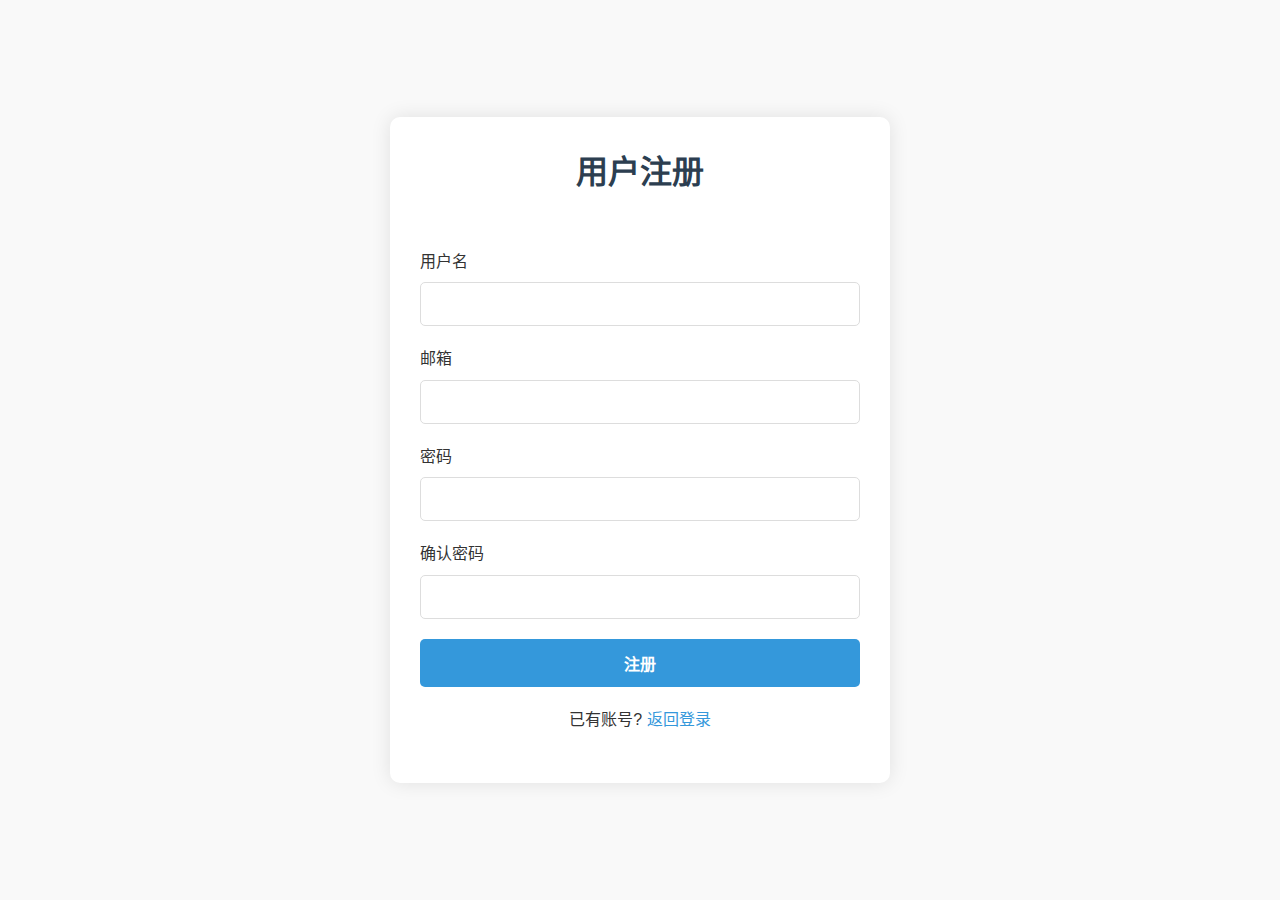
<file: test-frontend/register.html>
<!DOCTYPE html>
<html lang="zh-CN">
<head>
    <meta charset="UTF-8">
    <meta name="viewport" content="width=device-width, initial-scale=1.0">
    <title>用户注册</title>
    <link rel="stylesheet" href="static/css/style.css">
</head>
<body>
    <div class="container">
        <div class="form-container">
            <h1>用户注册</h1>
            <div id="error-message" class="error-message"></div>
            <form id="register-form">
                <div class="form-group">
                    <label for="username">用户名</label>
                    <input type="text" id="username" name="username" required>
                </div>
                <div class="form-group">
                    <label for="email">邮箱</label>
                    <input type="email" id="email" name="email" required>
                </div>
                <div class="form-group">
                    <label for="password">密码</label>
                    <input type="password" id="password" name="password" required>
                </div>
                <div class="form-group">
                    <label for="confirm-password">确认密码</label>
                    <input type="password" id="confirm-password" name="confirm-password" required>
                </div>
                <div class="form-group">
                    <button type="submit" class="btn btn-primary">注册</button>
                </div>
                <div class="form-group text-center">
                    <p>已有账号? <a href="index.html">返回登录</a></p>
                </div>
            </form>
        </div>
    </div>

    <script>
    document.getElementById('register-form').addEventListener('submit', function(e) {
        e.preventDefault();  // 阻止表单默认提交

        const username = document.getElementById('username').value.trim();
        const email = document.getElementById('email').value.trim();
        const password = document.getElementById('password').value;
        const confirmPassword = document.getElementById('confirm-password').value;
        const errorMessage = document.getElementById('error-message');

        // 重置错误提示
        errorMessage.textContent = '';

        // 校验必填
        if (!username || !email || !password) {
            errorMessage.textContent = '请填写所有字段';
            return;
        }
        // 验证密码一致
        if (password !== confirmPassword) {
            errorMessage.textContent = '两次输入的密码不一致';
            return;
        }

        // 发送注册请求
        fetch('http://localhost:5000/api/register', {
            method: 'POST',
            headers: { 'Content-Type': 'application/json' },
            body: JSON.stringify({ username, email, password })
        })
        .then(response => response.json())
        .then(data => {
            if (data.success) {
                alert('注册成功，正在跳转到登录页面');
                window.location.href = 'index.html';
            } else {
                errorMessage.textContent = data.message || '注册失败';
            }
        })
        .catch(error => {
            console.error('Register error:', error);
            errorMessage.textContent = '注册请求失败，请稍后再试';
        });
    });
    </script>
</body>
</html>
</file>
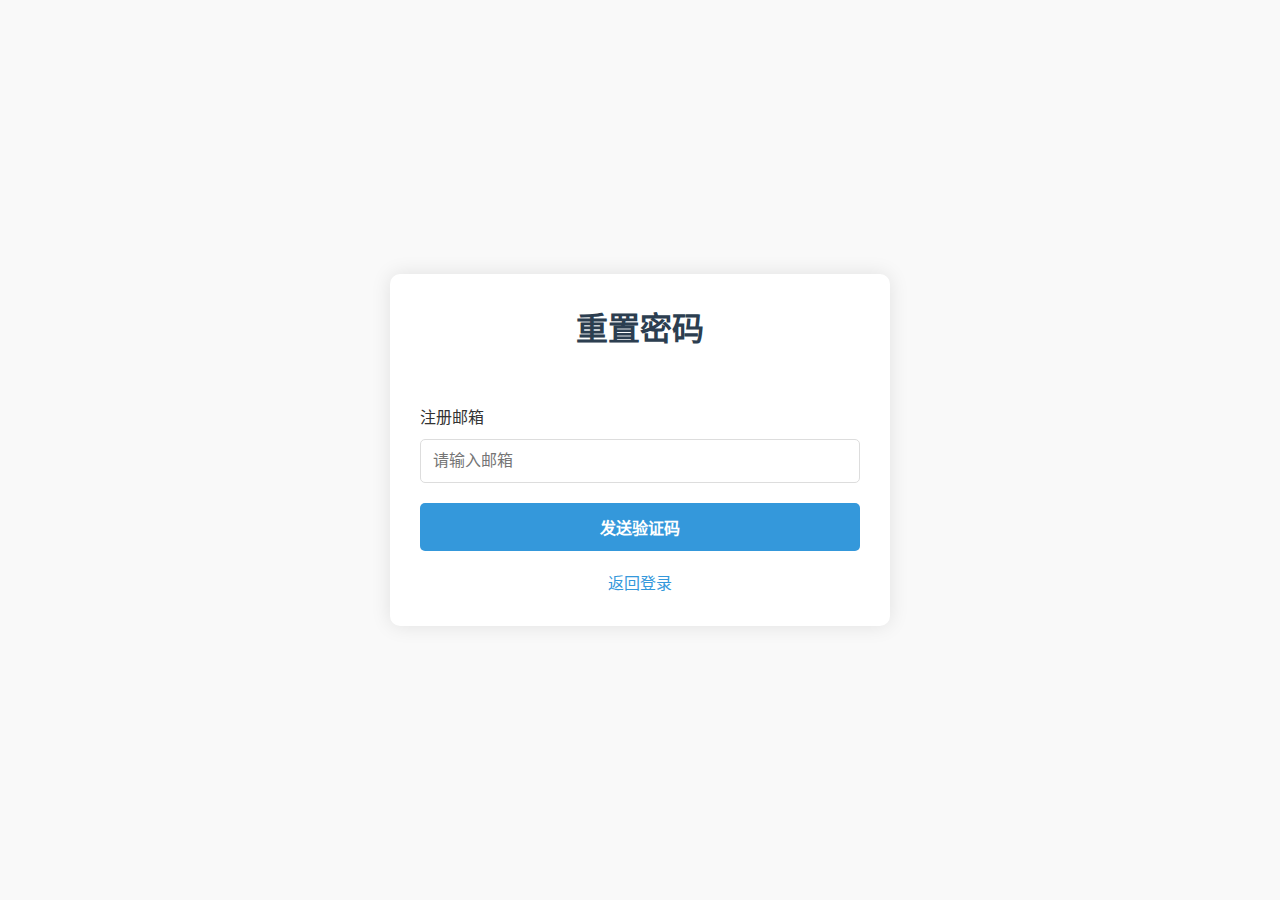
<file: test-frontend/reset_password.html>
<!DOCTYPE html>
<html lang="zh-CN">
<head>
  <meta charset="UTF-8">
  <meta name="viewport" content="width=device-width, initial-scale=1.0">
  <title>重置密码</title>
  <link rel="stylesheet" href="static/css/style.css">
</head>
<body>
  <div class="container">
    <div class="form-container">
      <h1>重置密码</h1>

      <!-- 第一步：输入邮箱获取验证码 -->
      <form id="step1-form" autocomplete="off">
        <div id="msg1" class="error-message"></div>
        <div class="form-group">
          <label for="email-reset">注册邮箱</label>
          <input type="email"
                 id="email-reset"
                 class="form-control"
                 placeholder="请输入邮箱"
                 autocomplete="off"
                 required>
        </div>
        <div class="form-group">
          <button id="send-code-btn" class="btn btn-primary">发送验证码</button>
        </div>
      </form>

      <!-- 第二步：输入验证码和新密码 -->
      <form id="step2-form" style="display:none;" autocomplete="off">
        <div id="msg2" class="error-message"></div>
        <div class="form-group">
          <label for="code-reset">验证码</label>
          <input type="text"
                 id="code-reset"
                 class="form-control"
                 placeholder="请输入验证码"
                 autocomplete="one-time-code"
                 required>
        </div>
        <div class="form-group">
          <label for="new-password">新密码</label>
          <input type="password"
                 id="new-password"
                 class="form-control"
                 placeholder="请输入新密码"
                 autocomplete="new-password"
                 required>
        </div>
        <div class="form-group">
          <label for="confirm-new">确认新密码</label>
          <input type="password"
                 id="confirm-new"
                 class="form-control"
                 placeholder="请再次输入新密码"
                 autocomplete="new-password"
                 required>
        </div>
        <div class="form-group">
          <button id="reset-btn" class="btn btn-primary">重置密码</button>
        </div>
      </form>

      <!-- 倒计时显示 -->
      <div class="form-group">
        <span id="timer" class="timer" style="display:none"></span>
      </div>

      <p class="text-center">
        <a href="index.html">返回登录</a>
      </p>
    </div>
  </div>

  <script>
    const sendBtn = document.getElementById('send-code-btn');
    const resetBtn = document.getElementById('reset-btn');
    const msg1    = document.getElementById('msg1');
    const msg2    = document.getElementById('msg2');
    const step1   = document.getElementById('step1-form');
    const step2   = document.getElementById('step2-form');
    const timerEl = document.getElementById('timer');

    let countdown = 0;
    let timerInterval;

    function formatTime(sec) {
      const m = String(Math.floor(sec / 60)).padStart(2, '0');
      const s = String(sec % 60).padStart(2, '0');
      return `剩余时间：${m}:${s}`;
    }

    function startTimer(seconds) {
      clearInterval(timerInterval);
      countdown = seconds;
      timerEl.style.display = 'block';
      sendBtn.disabled = true;
      timerEl.textContent = formatTime(countdown);
      timerInterval = setInterval(() => {
        countdown--;
        if (countdown > 0) {
          timerEl.textContent = formatTime(countdown);
        } else {
          clearInterval(timerInterval);
          timerEl.textContent = '验证码已过期，请重新发送';
          sendBtn.disabled = false;
          step1.style.display = 'block';
          step2.style.display = 'none';
        }
      }, 1000);
    }

    sendBtn.addEventListener('click', (e) => {
      e.preventDefault();
      const email = document.getElementById('email-reset').value.trim();
      msg1.textContent = '';
      if (!email) {
        msg1.textContent = '请输入邮箱';
        return;
      }
      fetch('http://localhost:5000/api/reset-password/send-code', {
        method: 'POST',
        headers: {'Content-Type':'application/json'},
        body: JSON.stringify({ email })
      })
      .then(res => res.json())
      .then(data => {
        if (data.success) {
          msg1.style.color = '#28a745';
          msg1.textContent = '验证码已发送，请查收';
          step1.style.display = 'none';
          step2.style.display = 'block';
          startTimer(60);
        } else {
          msg1.style.color = '#dc3545';
          msg1.textContent = data.message;
        }
      })
      .catch(() => {
        msg1.textContent = '网络错误，请稍后再试';
      });
    });

    resetBtn.addEventListener('click', (e) => {
      e.preventDefault();
      if (countdown <= 0) {
        msg2.textContent = '验证码已过期，请重新发送';
        return;
      }
      const email = document.getElementById('email-reset').value.trim();
      const code  = document.getElementById('code-reset').value.trim();
      const npwd  = document.getElementById('new-password').value;
      const cpwd  = document.getElementById('confirm-new').value;
      msg2.textContent = '';
      if (!code || !npwd) {
        msg2.textContent = '请完整填写';
        return;
      }
      if (npwd !== cpwd) {
        msg2.textContent = '两次密码不一致';
        return;
      }
      resetBtn.disabled = true;
      fetch('http://localhost:5000/api/reset-password/confirm', {
        method: 'POST',
        headers: {'Content-Type':'application/json'},
        body: JSON.stringify({ email, code, new_password: npwd })
      })
      .then(res => res.json())
      .then(data => {
        if (data.success) {
          alert('密码已重置，请登录');
          window.location.href = 'index.html';
        } else {
          msg2.textContent = data.message;
        }
      })
      .catch(() => {
        msg2.textContent = '网络错误，请稍后再试';
      })
      .finally(() => {
        resetBtn.disabled = false;
      });
    });
  </script>
</body>
</html>
</file>
<file: test-frontend/static/css/style.css>
/* 基础样式 */
* {
    margin: 0;
    padding: 0;
    box-sizing: border-box;
}

body {
    font-family: 'Segoe UI', Tahoma, Geneva, Verdana, sans-serif;
    line-height: 1.6;
    background-color: #f9f9f9;
    color: #333;
}

.container {
    max-width: 1200px;
    margin: 0 auto;
    padding: 20px;
    display: flex;
    justify-content: center;
    align-items: center;
    min-height: 100vh;
}

/* 表单样式 */
.form-container {
    background-color: white;
    border-radius: 10px;
    box-shadow: 0 0 20px rgba(0, 0, 0, 0.1);
    padding: 30px;
    width: 100%;
    max-width: 500px;
}

h1 {
    text-align: center;
    margin-bottom: 30px;
    color: #2c3e50;
}

.form-group {
    margin-bottom: 20px;
}

label {
    display: block;
    margin-bottom: 8px;
    font-weight: 500;
}

input {
    width: 100%;
    padding: 12px;
    border: 1px solid #ddd;
    border-radius: 5px;
    font-size: 16px;
}

input:focus {
    outline: none;
    border-color: #3498db;
    box-shadow: 0 0 5px rgba(52, 152, 219, 0.5);
}

.btn {
    display: inline-block;
    padding: 12px 24px;
    border: none;
    border-radius: 5px;
    font-size: 16px;
    font-weight: 600;
    cursor: pointer;
    transition: all 0.3s ease;
}

.btn-primary {
    background-color: #3498db;
    color: white;
    width: 100%;
}

.btn-primary:hover {
    background-color: #2980b9;
}

.btn-secondary {
    background-color: #e74c3c;
    color: white;
}

.btn-secondary:hover {
    background-color: #c0392b;
}

.text-center {
    text-align: center;
}

a {
    color: #3498db;
    text-decoration: none;
}

a:hover {
    text-decoration: underline;
}

.error-message {
    color: #e74c3c;
    padding: 10px 0;
    font-weight: 500;
    text-align: center;
}

/* 仪表板样式 */
.dashboard-container {
    background-color: white;
    border-radius: 10px;
    box-shadow: 0 0 20px rgba(0, 0, 0, 0.1);
    padding: 30px;
    width: 100%;
    max-width: 800px;
}

.dashboard-header {
    display: flex;
    justify-content: space-between;
    align-items: center;
    margin-bottom: 30px;
    padding-bottom: 20px;
    border-bottom: 1px solid #eee;
}

.dashboard-content {
    padding: 20px 0;
}

.welcome-message h2 {
    margin-bottom: 15px;
    color: #2c3e50;
}
</file>
